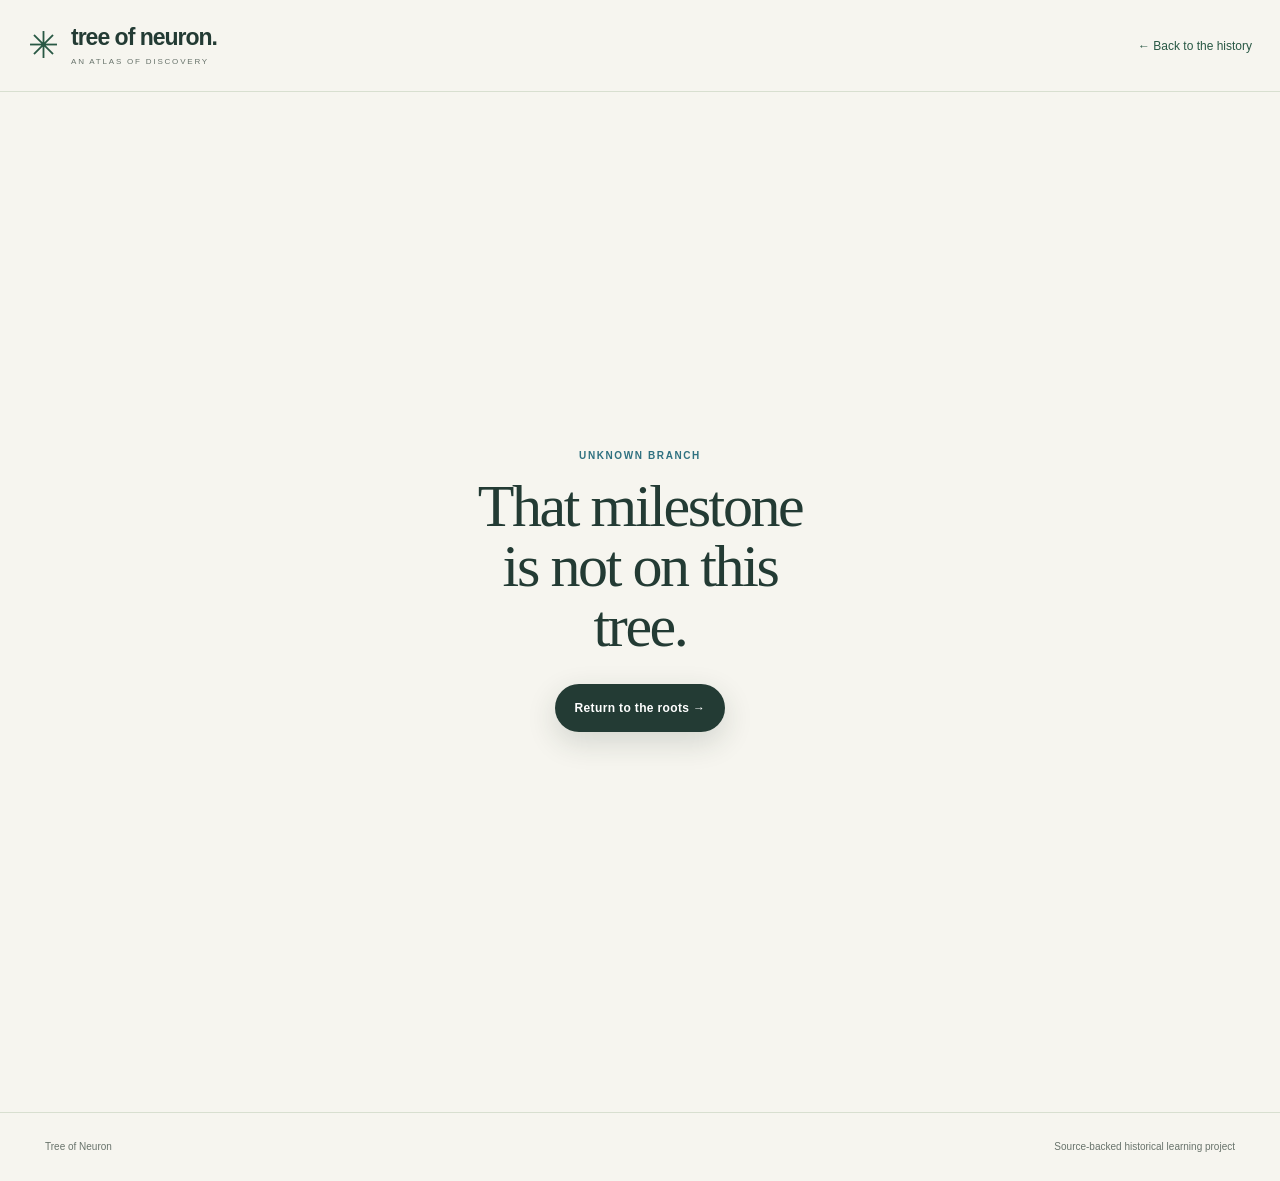
<file: event.html>
<!doctype html>
<html lang="en">
<head>
  <meta charset="UTF-8">
  <meta name="viewport" content="width=device-width, initial-scale=1.0">
  <meta name="description" content="A milestone in the experimental history of the neuron.">
  <title>Milestone · Tree of Neuron</title>
  <link rel="icon" href="assets/favicon.svg" type="image/svg+xml">
  <link rel="stylesheet" href="assets/styles.css?v=20261010">
  <link rel="stylesheet" href="assets/reader.css?v=20261010">
</head>
<body class="detail-page">
  <a class="skip-reader" href="#detail">Skip to the story</a>
  <header class="detail-topbar"><a class="brand" href="index.html"><span class="reader-logo">✳</span><span><b>tree of neuron.</b><small>AN ATLAS OF DISCOVERY</small></span></a><a class="back-link" href="index.html">← Back to the history</a></header>

  <main id="detail" class="detail-shell">
    <div class="loading">Loading milestone...</div>
  </main>

  <footer class="detail-footer">
    <span>Tree of Neuron</span>
    <span>Source-backed historical learning project</span>
  </footer>

  <script src="assets/data.js?v=20261010"></script>
  <script src="assets/research.js?v=20261010"></script>
  <script src="assets/terms.js?v=20261010"></script>
  <script src="assets/visuals.js?v=20261010"></script>
  <script src="assets/graph.js?v=20261010"></script>
  <script src="assets/media.js?v=20261010"></script>
  <script src="assets/event.js?v=20261010"></script>
  <script src="assets/reader.js?v=20261010"></script>
</body>
</html>
</file>
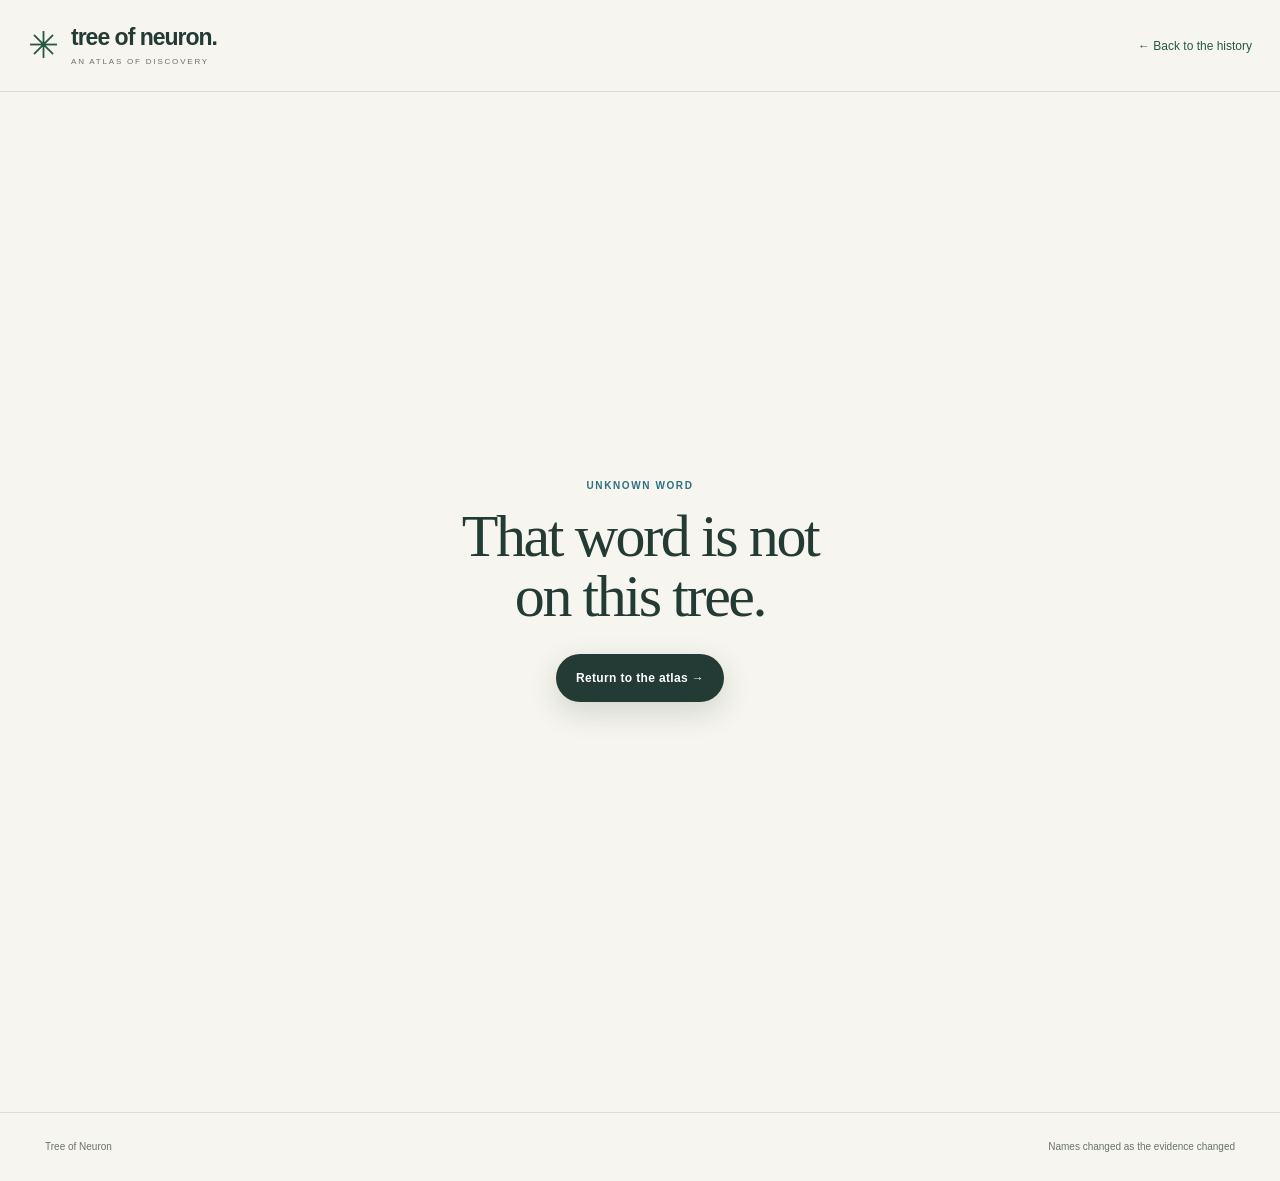
<file: term.html>
<!doctype html>
<html lang="en">
<head>
  <meta charset="UTF-8">
  <meta name="viewport" content="width=device-width, initial-scale=1.0">
  <meta name="description" content="Trace a word in the history of the neuron through earlier observations and names.">
  <title>Word history · Tree of Neuron</title>
  <link rel="stylesheet" href="assets/styles.css?v=20261010">
  <link rel="stylesheet" href="assets/reader.css?v=20261010">
  <link rel="icon" href="assets/favicon.svg" type="image/svg+xml">
</head>
<body class="detail-page term-page">
  <a class="skip-reader" href="#termDetail">Skip to the story</a>
  <header class="detail-topbar"><a class="brand" href="index.html"><span class="reader-logo">✳</span><span><b>tree of neuron.</b><small>AN ATLAS OF DISCOVERY</small></span></a><a class="back-link" id="termBack" href="index.html">← Back to the history</a></header>
  <main id="termDetail" class="detail-shell"><div class="loading">Loading word history...</div></main>
  <footer class="detail-footer"><span>Tree of Neuron</span><span>Names changed as the evidence changed</span></footer>
  <script src="assets/data.js?v=20261010"></script>
  <script src="assets/terms.js?v=20261010"></script>
  <script src="assets/visuals.js?v=20261010"></script>
  <script src="assets/media.js?v=20261010"></script>
  <script src="assets/term.js?v=20261010"></script>
  <script src="assets/reader.js?v=20261010"></script>
</body>
</html>
</file>
<file: assets/styles.css>
:root {
  --paper: #f2ede2;
  --paper-deep: #e7dfd0;
  --ink: #203028;
  --muted: #68736d;
  --line: rgba(32, 48, 40, .14);
  --white: #fffdf8;
  --accent: #2f7180;
  --serif: Georgia, "Times New Roman", serif;
  --sans: Inter, ui-sans-serif, -apple-system, BlinkMacSystemFont, "Segoe UI", sans-serif;
}

* { box-sizing: border-box; }

html, body { width: 100%; min-height: 100%; margin: 0; }

body {
  color: var(--ink);
  background: var(--paper);
  font-family: var(--sans);
  -webkit-font-smoothing: antialiased;
}

a { color: inherit; }
button, input { font: inherit; }
button, a { -webkit-tap-highlight-color: transparent; }
.sr-only { position: absolute; width: 1px; height: 1px; padding: 0; margin: -1px; overflow: hidden; clip: rect(0, 0, 0, 0); border: 0; }

.explorer-page { overflow: hidden; }

.topbar, .detail-topbar {
  position: fixed;
  inset: 0 0 auto;
  z-index: 20;
  height: 76px;
  padding: 0 28px;
  display: flex;
  align-items: center;
  justify-content: space-between;
  background: rgba(242, 237, 226, .88);
  border-bottom: 1px solid rgba(32, 48, 40, .11);
  backdrop-filter: blur(18px);
}

.brand {
  display: inline-flex;
  align-items: center;
  gap: 12px;
  color: var(--ink);
  text-decoration: none;
}

.brand span:last-child { display: grid; line-height: 1.05; }
.brand b { font-family: var(--serif); font-size: 20px; font-weight: 600; letter-spacing: -.02em; }
.brand small { margin-top: 5px; color: var(--muted); font-size: 9px; letter-spacing: .16em; text-transform: uppercase; }

.brand-mark { position: relative; width: 34px; height: 34px; display: inline-block; border: 1px solid var(--ink); border-radius: 50%; }
.brand-mark i { position: absolute; display: block; width: 14px; height: 2px; top: 16px; left: 17px; background: var(--ink); transform-origin: left center; border-radius: 99px; }
.brand-mark i::after { content: ""; position: absolute; right: -4px; top: -3px; width: 7px; height: 7px; background: var(--paper); border: 1.5px solid var(--ink); border-radius: 50%; }
.brand-mark i:nth-child(1) { transform: rotate(-68deg); }
.brand-mark i:nth-child(2) { transform: rotate(-10deg); }
.brand-mark i:nth-child(3) { transform: rotate(52deg); }

.topbar-actions { display: flex; align-items: center; gap: 10px; }
.search-box {
  width: min(390px, 42vw);
  height: 44px;
  display: flex;
  align-items: center;
  gap: 10px;
  padding: 0 12px;
  border: 1px solid var(--line);
  border-radius: 999px;
  background: rgba(255, 253, 248, .8);
  box-shadow: 0 6px 24px rgba(30, 45, 37, .05);
}
.search-box:focus-within { border-color: rgba(47, 113, 128, .7); box-shadow: 0 0 0 4px rgba(47, 113, 128, .09); }
.search-box svg { width: 18px; fill: none; stroke: currentColor; stroke-width: 1.8; color: var(--muted); }
.search-box input { flex: 1; min-width: 0; border: 0; outline: 0; background: transparent; color: var(--ink); font-size: 13px; }
.search-box input::placeholder { color: #8b938e; }
kbd { padding: 2px 6px; border: 1px solid var(--line); border-radius: 5px; color: var(--muted); background: var(--paper); font-size: 11px; box-shadow: 0 1px 0 rgba(0,0,0,.08); }
.icon-button { width: 42px; height: 42px; border: 1px solid var(--line); border-radius: 50%; color: var(--ink); background: rgba(255, 253, 248, .82); cursor: pointer; font-family: var(--serif); font-size: 18px; }

.explorer { position: fixed; inset: 76px 0 0; overflow: hidden; background: var(--paper); }
.tree-canvas { width: 100%; height: 100%; display: block; cursor: grab; touch-action: none; user-select: none; }
.tree-canvas.dragging { cursor: grabbing; }

.intro-card {
  position: absolute;
  z-index: 8;
  left: 30px;
  top: 30px;
  width: min(430px, calc(100vw - 60px));
  padding: 28px 30px 24px;
  border: 1px solid rgba(32, 48, 40, .12);
  border-radius: 22px;
  background: rgba(255, 253, 248, .91);
  box-shadow: 0 24px 80px rgba(31, 46, 38, .12);
  backdrop-filter: blur(16px);
  transition: opacity .35s ease, transform .35s ease;
}
.intro-card.dismissed { opacity: 0; transform: translateY(-16px); pointer-events: none; }
.eyebrow { margin: 0 0 13px; color: var(--accent); font-size: 10px; line-height: 1.4; letter-spacing: .16em; text-transform: uppercase; font-weight: 750; }
.intro-card h1 { margin: 0; font: 500 clamp(42px, 5vw, 66px)/.97 var(--serif); letter-spacing: -.045em; }
.intro-card h1 em { color: var(--accent); font-weight: 500; }
.intro-card > p:not(.eyebrow):not(.microcopy) { max-width: 35ch; margin: 18px 0 22px; color: var(--muted); font: 16px/1.55 var(--serif); }
.primary-button {
  display: inline-flex;
  align-items: center;
  justify-content: center;
  gap: 28px;
  min-height: 48px;
  padding: 0 20px;
  border: 0;
  border-radius: 999px;
  background: var(--ink);
  color: #fff;
  text-decoration: none;
  cursor: pointer;
  font-size: 12px;
  font-weight: 700;
  letter-spacing: .03em;
  box-shadow: 0 10px 30px rgba(32, 48, 40, .16);
}
.primary-button:hover { background: var(--accent); }
.primary-button span { font-size: 18px; transition: transform .2s ease; }
.primary-button:hover span { transform: translateX(3px); }
.microcopy { margin: 17px 0 0; color: #89918d; font-size: 10px; letter-spacing: .03em; }

.era-rail {
  position: absolute;
  z-index: 7;
  left: 30px;
  bottom: 22px;
  max-width: calc(100vw - 180px);
  display: flex;
  gap: 7px;
  padding: 7px;
  border: 1px solid var(--line);
  border-radius: 15px;
  background: rgba(255, 253, 248, .88);
  box-shadow: 0 12px 40px rgba(30, 44, 37, .1);
  backdrop-filter: blur(14px);
  overflow-x: auto;
  scrollbar-width: none;
}
.era-rail::-webkit-scrollbar { display: none; }
.era-chip { white-space: nowrap; display: flex; align-items: center; gap: 8px; padding: 9px 11px; border: 0; border-radius: 10px; background: transparent; color: var(--muted); cursor: pointer; font-size: 10px; font-weight: 700; }
.era-chip:hover, .era-chip.active { color: var(--ink); background: var(--paper); }
.era-chip i { width: 8px; height: 8px; border-radius: 50%; background: var(--era-color); box-shadow: 0 0 0 4px color-mix(in srgb, var(--era-color) 18%, transparent); }

.controls { position: absolute; z-index: 8; right: 24px; bottom: 24px; display: grid; border: 1px solid var(--line); border-radius: 14px; overflow: hidden; box-shadow: 0 12px 40px rgba(30,44,37,.12); }
.controls button { width: 43px; height: 42px; border: 0; border-bottom: 1px solid var(--line); background: rgba(255, 253, 248, .9); color: var(--ink); cursor: pointer; font-size: 20px; }
.controls button:hover { color: #fff; background: var(--ink); }
.zoom-slider { width: 43px; height: 104px; display: grid; place-items: center; background: rgba(255,253,248,.9); }
.zoom-slider input { width: 90px; height: 26px; transform: rotate(-90deg); accent-color: var(--accent); cursor: pointer; }
.mini-guide { position: absolute; z-index: 6; top: 30px; right: 30px; display: flex; align-items: center; gap: 10px; padding: 10px 14px; border: 1px solid var(--line); border-radius: 13px; background: rgba(255,253,248,.82); backdrop-filter: blur(12px); }
.mini-guide div { display: grid; }
.mini-guide b { font-size: 11px; }
.mini-guide small { margin-top: 2px; color: var(--muted); font-size: 9px; }
.pulse-dot { width: 9px; height: 9px; border-radius: 50%; background: #2f7180; box-shadow: 0 0 0 0 rgba(47,113,128,.45); animation: pulse 2s infinite; }
@keyframes pulse { 70% { box-shadow: 0 0 0 9px rgba(47,113,128,0); } 100% { box-shadow: 0 0 0 0 rgba(47,113,128,0); } }

.evidence-link { fill: none; stroke-width: 6; stroke-linecap: round; opacity: .7; pointer-events: none; }
.fork-spine { fill: none; stroke: #899083; stroke-width: 4; stroke-linecap: round; pointer-events: none; }
.fork-point { stroke: var(--white); stroke-width: 3; pointer-events: none; }
.join-point { fill: var(--white); stroke: #B88A2D; stroke-width: 5; pointer-events: none; }
.concept-link { fill: none; stroke: rgba(32,48,40,.48); stroke-width: 3; stroke-dasharray: 8 9; pointer-events: none; }
.question-label text { fill: var(--ink); font: 700 18px var(--sans); }
.question-label .question-caption { fill: var(--muted); font: 650 12px var(--sans); }
.join-label { fill: #89651e; font: 800 11px var(--sans); letter-spacing: .11em; }
.thread-label text { font-family: var(--sans); }
.thread-name { fill: var(--ink); font-size: 23px; font-weight: 750; letter-spacing: -.025em; }
.thread-range { fill: var(--muted); font-size: 13px; letter-spacing: .06em; }
.node-foreign { overflow: visible; }
.history-card {
  width: 100%; height: 100%; display: flex; flex-direction: column;
  gap: 11px; padding: 17px 19px 15px;
  border: 2px solid var(--node-color); border-radius: 18px;
  color: var(--ink); background: #fffdf8; text-decoration: none;
  box-shadow: 0 10px 28px rgba(32,48,40,.12);
  cursor: pointer; transition: opacity .2s, background .2s, box-shadow .2s, transform .2s;
}
.history-card:hover, .history-card:focus-visible {
  outline: 3px solid color-mix(in srgb, var(--node-color) 38%, transparent);
  outline-offset: 3px; background: #fff; box-shadow: 0 17px 34px rgba(32,48,40,.18);
  transform: translateY(-4px);
}
.card-top, .card-bottom { display: flex; justify-content: space-between; align-items: flex-start; gap: 10px; }
.card-date { color: var(--node-color); font: 800 14px/1.25 var(--sans); }
.card-number { color: #9da6a0; font: 750 11px/1.25 var(--sans); }
.card-topic { color: var(--node-color); font: 800 9px/1.2 var(--sans); letter-spacing: .08em; text-transform: uppercase; }
.card-title { flex: 1; min-height: 0; color: var(--ink); font: 600 19px/1.13 var(--serif); overflow-wrap: anywhere; }
.card-bottom { margin-top: auto; align-items: flex-end; border-top: 1px solid var(--line); padding-top: 9px; }
.card-scientist { color: var(--muted); font: 650 11px/1.25 var(--sans); overflow-wrap: anywhere; }
.card-bottom > span:last-child { flex: none; color: var(--node-color); font-size: 16px; line-height: 1; }
.history-card.dimmed { opacity: .18; }
.history-card.match { box-shadow: 0 0 0 6px color-mix(in srgb, var(--node-color) 25%, transparent), 0 12px 28px rgba(32,48,40,.15); }
.term-branch { fill: none; stroke: #b15a72; stroke-width: 2.5; stroke-dasharray: 5 5; opacity: .8; pointer-events: none; }
.term-card { width: 100%; height: 100%; display: flex; flex-direction: column; justify-content: center; gap: 4px; padding: 9px 12px; border: 1.5px solid #b15a72; border-radius: 12px; color: #663449; background: #fff8f5; text-decoration: none; box-shadow: 0 6px 18px rgba(72,38,51,.1); cursor: pointer; transition: opacity .2s, background .2s, transform .2s, box-shadow .2s; }
.term-card::before { content: "WORD HISTORY"; color: #a34e68; font-size: 8px; font-weight: 800; letter-spacing: .12em; }
.term-card:hover, .term-card:focus-visible { outline: 3px solid rgba(177,90,114,.22); outline-offset: 2px; background: #fff; transform: translateY(-3px); box-shadow: 0 11px 23px rgba(72,38,51,.17); }
.term-date { color: #835568; font: 700 10px/1.1 var(--sans); white-space: nowrap; }
.term-word { font: 600 16px/1.05 var(--serif); overflow-wrap: anywhere; }
.term-card.dimmed { opacity: .18; }
.term-card.match { box-shadow: 0 0 0 5px rgba(177,90,114,.22), 0 10px 24px rgba(72,38,51,.18); }

.search-results { position: absolute; z-index: 15; top: 10px; right: 88px; width: min(430px, calc(100vw - 36px)); max-height: min(70vh, 620px); padding: 8px; overflow: auto; border: 1px solid var(--line); border-radius: 18px; background: rgba(255,253,248,.98); box-shadow: 0 24px 80px rgba(30,44,37,.18); }
.search-result { display: grid; grid-template-columns: 64px 1fr auto; align-items: center; gap: 12px; padding: 13px; border-radius: 12px; color: inherit; text-decoration: none; }
.search-result:hover, .search-result:focus { background: var(--paper); outline: none; }
.search-result .result-year { color: var(--result-color); font-size: 11px; font-weight: 800; }
.search-result span { display: grid; gap: 3px; }
.search-result b { font: 600 15px/1.2 var(--serif); }
.search-result small { color: var(--muted); font-size: 10px; }
.search-result .arrow { font-size: 17px; }
.empty-results { padding: 28px; color: var(--muted); text-align: center; font: 17px var(--serif); }

.about-dialog { width: min(560px, calc(100vw - 32px)); padding: 34px; border: 1px solid var(--line); border-radius: 24px; color: var(--ink); background: var(--white); box-shadow: 0 30px 100px rgba(15,26,21,.35); }
.about-dialog::backdrop { background: rgba(22,33,28,.42); backdrop-filter: blur(5px); }
.about-dialog h2 { margin: 0 0 16px; max-width: 15ch; font: 500 40px/1.05 var(--serif); letter-spacing: -.03em; }
.about-dialog p:not(.eyebrow) { color: var(--muted); font: 16px/1.65 var(--serif); }
.dialog-close { position: absolute; top: 14px; right: 14px; width: 38px; height: 38px; border: 0; border-radius: 50%; background: var(--paper); cursor: pointer; font-size: 22px; }

/* Detail page */
.detail-page { min-height: 100vh; background: var(--paper); background-image: radial-gradient(circle at 15% 10%, rgba(255,255,255,.65), transparent 34%), radial-gradient(circle at 90% 70%, rgba(47,113,128,.08), transparent 32%); }
.detail-topbar { position: sticky; }
.back-link { color: var(--muted); text-decoration: none; font-size: 12px; font-weight: 700; }
.back-link:hover { color: var(--accent); }
.detail-shell { width: min(1160px, calc(100% - 40px)); margin: 0 auto; padding: 78px 0 96px; }
.detail-hero { position: relative; display: grid; grid-template-columns: 1fr 310px; gap: 60px; min-height: 460px; padding: 62px 0 54px; border-bottom: 1px solid var(--line); }
.detail-hero::before { content: ""; position: absolute; top: 54px; right: 120px; width: 230px; height: 230px; border: 1px solid var(--hero-color); border-radius: 50%; opacity: .17; }
.detail-hero::after { content: ""; position: absolute; top: 118px; right: 54px; width: 94px; height: 2px; background: var(--hero-color); transform: rotate(-28deg); transform-origin: left; opacity: .35; }
.detail-kicker { display: flex; align-items: center; gap: 12px; color: var(--hero-color); font-size: 11px; font-weight: 800; letter-spacing: .12em; text-transform: uppercase; }
.detail-kicker i { width: 34px; height: 1px; background: currentColor; }
.detail-hero h1 { max-width: 12ch; margin: 28px 0 20px; font: 500 clamp(50px, 7vw, 92px)/.94 var(--serif); letter-spacing: -.055em; }
.detail-summary { max-width: 52ch; color: var(--muted); font: 20px/1.55 var(--serif); }
.detail-facts { display: flex; flex-wrap: wrap; gap: 22px 35px; margin: 32px 0 0; }
.detail-facts div { max-width: 240px; }
.detail-facts dt { margin-bottom: 7px; color: var(--hero-color); font-size: 10px; font-weight: 800; letter-spacing: .11em; text-transform: uppercase; }
.detail-facts dd { margin: 0; font: 600 15px/1.35 var(--serif); }
.evidence-kind { display: inline-block; margin: 4px 0 0; padding: 7px 11px; border: 1px solid color-mix(in srgb, var(--hero-color) 40%, transparent); border-radius: 999px; color: var(--hero-color); background: rgba(255,253,248,.8); font-size: 11px; font-weight: 750; }
.hero-stamp { align-self: center; position: relative; z-index: 1; width: 250px; height: 250px; margin: auto; display: grid; place-items: center; padding: 35px; border: 2px solid var(--hero-color); border-radius: 50%; color: var(--hero-color); background: rgba(255,253,248,.75); text-align: center; transform: rotate(3deg); box-shadow: inset 0 0 0 9px var(--paper), inset 0 0 0 10px color-mix(in srgb, var(--hero-color) 30%, transparent); }
.hero-stamp .stamp-date { font: 700 34px/1 var(--serif); letter-spacing: -.03em; }
.hero-stamp .stamp-person { margin-top: 12px; font-size: 10px; line-height: 1.45; font-weight: 800; letter-spacing: .12em; text-transform: uppercase; }

.story-grid { display: grid; grid-template-columns: minmax(0, 1.55fr) minmax(260px, .75fr); gap: 80px; padding: 70px 0; }
.story-section { padding: 0 0 46px; }
.section-label { display: flex; align-items: center; gap: 12px; margin-bottom: 16px; color: var(--hero-color); font-size: 10px; font-weight: 800; letter-spacing: .15em; text-transform: uppercase; }
.section-label span { display: grid; place-items: center; width: 25px; height: 25px; border: 1px solid currentColor; border-radius: 50%; font-size: 9px; }
.story-section h2 { margin: 0 0 15px; font: 500 34px/1.15 var(--serif); letter-spacing: -.025em; }
.story-section p { margin: 0; color: #53615a; font: 17px/1.72 var(--serif); }
.steps-heading { margin: 24px 0 10px; color: var(--ink); font: 600 20px/1.3 var(--serif); }
.research-explanation { margin: 22px 0 0; padding: 20px 22px; border-left: 3px solid var(--hero-color); background: rgba(255,253,248,.72); }
.research-explanation b { display: block; margin-bottom: 8px; color: var(--hero-color); font-size: 11px; letter-spacing: .05em; }
.research-explanation p { font-size: 16px; }
.confidence-card { border-color: color-mix(in srgb, var(--hero-color) 50%, transparent); }
.experiment-steps { counter-reset: step; margin: 22px 0 0; padding: 0; list-style: none; }
.experiment-steps li { counter-increment: step; position: relative; margin: 0 0 0 15px; padding: 5px 0 22px 42px; color: #53615a; font: 16px/1.55 var(--serif); border-left: 1px solid color-mix(in srgb, var(--hero-color) 35%, transparent); }
.experiment-steps li::before { content: counter(step); position: absolute; left: -15px; top: 1px; width: 29px; height: 29px; display: grid; place-items: center; border-radius: 50%; color: #fff; background: var(--hero-color); font: 700 10px var(--sans); }
.experiment-steps li:last-child { border-left-color: transparent; }
.finding-card { margin: 0 0 20px; padding: 24px 25px; border-radius: 17px; background: rgba(255,253,248,.82); border: 1px solid var(--line); box-shadow: 0 14px 40px rgba(30,44,37,.05); }
.finding-card.accent { color: #fff; background: var(--hero-color); border-color: transparent; }
.finding-card .card-label { display: block; margin-bottom: 10px; color: var(--hero-color); font-size: 9px; font-weight: 800; letter-spacing: .14em; text-transform: uppercase; }
.finding-card.accent .card-label { color: rgba(255,255,255,.7); }
.finding-card p { margin: 0; color: #53615a; font: 16px/1.6 var(--serif); }
.finding-card.accent p { color: #fff; }
.equation-card { overflow-x: auto; }
.equation-card code { display: block; padding: 6px 0; color: var(--hero-color); font: 600 16px/1.6 ui-monospace, SFMono-Regular, Menlo, monospace; white-space: nowrap; }
.question-card { padding: 30px; border: 1px dashed color-mix(in srgb, var(--hero-color) 55%, transparent); border-radius: 20px; }
.question-card p { font: 500 24px/1.35 var(--serif); color: var(--ink); }
.sources { padding-top: 54px; border-top: 1px solid var(--line); }
.sources h2 { margin: 0 0 22px; font: 500 34px var(--serif); }
.source-context { max-width: 70ch; color: var(--muted); font: 15px/1.6 var(--serif); }
.reference-list { display: grid; gap: 9px; padding: 0; list-style: none; }
.reference-list a { display: flex; align-items: flex-start; justify-content: space-between; gap: 20px; padding: 15px 17px; border: 1px solid var(--line); border-radius: 12px; background: rgba(255,253,248,.65); text-decoration: none; font-size: 12px; line-height: 1.45; }
.reference-list a:hover { border-color: var(--hero-color); color: var(--hero-color); }
.reference-list b { flex: 0 0 auto; font-size: 10px; letter-spacing: .08em; }
.event-nav { display: grid; grid-template-columns: 1fr 1fr; gap: 14px; margin-top: 60px; }
.event-nav a { min-height: 105px; display: flex; flex-direction: column; justify-content: center; padding: 20px 22px; border: 1px solid var(--line); border-radius: 16px; background: rgba(255,253,248,.6); text-decoration: none; }
.event-nav a:last-child { text-align: right; }
.event-nav a:hover { background: var(--white); border-color: var(--hero-color); }
.event-nav small { margin-bottom: 7px; color: var(--muted); font-size: 9px; letter-spacing: .12em; text-transform: uppercase; }
.event-nav b { font: 600 17px/1.2 var(--serif); }
.detail-footer { display: flex; justify-content: space-between; gap: 20px; padding: 24px max(20px, calc((100vw - 1160px) / 2)); border-top: 1px solid var(--line); color: var(--muted); font-size: 10px; }
.loading { padding: 80px 0; color: var(--muted); }

.not-found { display: grid; place-items: center; min-height: 100vh; text-align: center; }
.not-found h1 { max-width: 12ch; margin: 0 auto 28px; font: 500 60px/1 var(--serif); letter-spacing: -.04em; }

/* Terminology detail pages */
.term-hero { padding: 65px 0 50px; border-bottom: 1px solid var(--line); }
.term-hero h1 { margin: 20px 0 14px; font: 500 clamp(56px, 8vw, 108px)/1 var(--serif); letter-spacing: -.055em; overflow-wrap: anywhere; }
.term-subtitle { margin: 0 0 30px; color: #53615a; font: 24px/1.35 var(--serif); }
.term-subtitle span { padding: 0 10px; color: #a34e68; }
.term-date-line { display: flex; align-items: center; flex-wrap: wrap; gap: 9px 18px; }
.term-date-line b { padding: 8px 12px; border-radius: 999px; background: #a34e68; color: #fff; font-size: 12px; }
.term-date-line span { color: var(--muted); font-size: 12px; }
.term-story-grid { display: grid; grid-template-columns: minmax(0,1.5fr) minmax(260px,.8fr); gap: 80px; padding: 70px 0 30px; }
.term-caution { padding: 24px; border: 1px solid rgba(163,78,104,.35); border-radius: 16px; background: #fff8f5; }
.term-caution .card-label { color: #a34e68; font-size: 10px; font-weight: 800; letter-spacing: .1em; text-transform: uppercase; }
.term-caution p { margin: 10px 0 0; color: #53615a; font: 16px/1.6 var(--serif); }
.term-event-link { display: grid; gap: 10px; margin-top: 18px; padding: 24px; border-radius: 16px; border: 1px solid var(--line); background: rgba(255,253,248,.8); text-decoration: none; }
.term-event-link:hover { border-color: #a34e68; }
.term-event-link small { color: #a34e68; font-size: 10px; font-weight: 800; letter-spacing: .06em; text-transform: uppercase; }
.term-event-link b { font: 600 19px/1.3 var(--serif); }
.term-timeline { padding: 36px 0 70px; }
.term-timeline h2, .term-related h2 { margin: 0 0 28px; font: 500 36px/1.15 var(--serif); }
.term-lineage { display: grid; grid-template-columns: repeat(3,minmax(0,1fr)); gap: 16px; padding: 0; list-style: none; }
.term-lineage li { min-height: 150px; padding: 20px; border: 1px solid var(--line); border-top: 4px solid #a34e68; border-radius: 12px; background: rgba(255,253,248,.78); }
.term-stage-date { display: block; margin-bottom: 12px; color: #a34e68; font-size: 10px; font-weight: 800; letter-spacing: .04em; text-transform: uppercase; }
.term-lineage strong { font: 600 23px/1.1 var(--serif); overflow-wrap: anywhere; }
.term-lineage p { margin: 9px 0 0; color: var(--muted); font: 14px/1.45 var(--serif); }
.term-related { padding: 60px 0 0; }
.term-related > div { display: flex; flex-wrap: wrap; gap: 10px; }
.term-related > div a { min-width: 160px; display: grid; gap: 5px; padding: 15px 18px; border: 1px solid var(--line); border-radius: 12px; background: rgba(255,253,248,.75); text-decoration: none; }
.term-related > div a:hover { border-color: #a34e68; }
.term-related small { color: var(--muted); font-size: 10px; }
.term-related b { font: 600 18px var(--serif); }
.term-map-link { display: inline-block; margin-top: 30px; color: #a34e68; font-size: 13px; font-weight: 700; }
.event-terms { padding: 28px 0 65px; }
.event-terms h2 { margin: 0 0 22px; font: 500 34px/1.15 var(--serif); }
.event-terms > div { display: grid; grid-template-columns: repeat(auto-fit,minmax(210px,1fr)); gap: 12px; }
.event-terms a { display: grid; gap: 8px; padding: 20px; border: 1px solid rgba(163,78,104,.32); border-radius: 14px; background: #fff8f5; text-decoration: none; }
.event-terms a:hover { border-color: #a34e68; }
.event-terms small { color: #a34e68; font-size: 10px; font-weight: 800; }
.event-terms b { font: 600 22px/1.15 var(--serif); }
.event-terms span { color: var(--muted); font: 14px/1.4 var(--serif); }

/* Each milestone is a visual exhibit: archival image, evidence sketch, then
   modular reading cards. The Commons image is optional; the sketch is local. */
.visual-event { --surface: #fffdf8; }
.visual-event .detail-hero { grid-template-columns: minmax(0,1fr) minmax(320px,.84fr); gap: clamp(30px,5vw,84px); align-items: center; min-height: 540px; padding: 45px 0 65px; }
.visual-event .detail-hero::before, .visual-event .detail-hero::after { display: none; }
.visual-event .detail-hero h1 { max-width: 13ch; font-size: clamp(48px,6vw,84px); }
.visual-event .detail-summary { font-size: 22px; }
.visual-event .detail-facts { padding-top: 24px; border-top: 1px solid var(--line); }
.archive-figure { margin: 0; min-width: 0; }
.archive-mat { min-height: 370px; height: min(42vw,510px); display: grid; place-items: center; overflow: hidden; padding: 18px; border-radius: 25px; border: 1px solid rgba(48,59,50,.13); background: #e5ddce; box-shadow: 0 25px 60px rgba(46,46,37,.14); color: var(--hero-color); }
.archive-mat img { width: 100%; height: 100%; object-fit: contain; filter: sepia(.14) contrast(1.05); }
.archive-mat > svg { width: min(66%,250px); }
.archive-mat > span, .archive-fallback span { display: block; margin-top: 12px; font-size: 11px; font-weight: 800; letter-spacing: .12em; text-transform: uppercase; }
.archive-fallback { display: none; text-align: center; }
.archive-fallback svg { width: 220px; max-width: 70%; }
.archive-figure.media-unavailable img { display: none; }
.archive-figure.media-unavailable .archive-fallback { display: block; }
.archive-figure figcaption { max-width: 56ch; padding: 14px 4px 0; color: #69736b; font-size: 12px; line-height: 1.55; }
.archive-figure figcaption a { display: block; margin-top: 5px; color: var(--hero-color); font-weight: 750; text-underline-offset: 3px; }

.evidence-map { margin: 54px 0 18px; padding: clamp(22px,4vw,46px); border-radius: 28px; color: var(--ink); background: #e8e1d4; border: 1px solid rgba(32,48,40,.12); }
.map-heading { display: flex; justify-content: space-between; align-items: baseline; flex-wrap: wrap; gap: 8px 25px; margin-bottom: 28px; }
.map-heading b { color: var(--hero-color); font-size: 12px; letter-spacing: .14em; }
.map-heading span { color: var(--muted); font-size: 11px; }
.scene-steps { display: grid; grid-template-columns: repeat(3,minmax(0,1fr)); gap: 16px; }
.scene-step { position: relative; display: flex; flex-direction: column; min-height: 195px; padding: 20px 22px; border: 1px solid rgba(32,48,40,.12); border-radius: 19px; background: #fffcf5; }
.scene-step:not(:last-child)::after { content: "→"; position: absolute; z-index: 1; right: -23px; top: 42%; display: grid; place-items: center; width: 29px; height: 29px; border-radius: 50%; background: var(--hero-color); color: #fff; font-size: 17px; }
.scene-step small { color: var(--hero-color); font-size: 10px; font-weight: 800; letter-spacing: .08em; text-transform: uppercase; }
.scene-symbol { flex: 1; display: grid; place-items: center; color: color-mix(in srgb, var(--hero-color) 70%, white); font: 600 59px var(--serif); }
.scene-symbol svg { width: 82px; height: 72px; opacity: .75; }
.scene-step strong { font: 600 22px/1.1 var(--serif); }
.bernstein-synthesis { margin: 22px 0 12px; padding: clamp(22px,4vw,42px); border-radius: 28px; background: #e6efe9; border: 1px solid rgba(32,48,40,.12); }
.synthesis-paths { display: grid; grid-template-columns: repeat(3,minmax(0,1fr)); gap: 14px; margin-top: 24px; }
.synthesis-paths a { display: flex; flex-direction: column; gap: 12px; min-height: 148px; padding: 22px; border-radius: 18px; border: 1px solid rgba(32,48,40,.12); background: var(--white); text-decoration: none; }
.synthesis-paths a:hover { border-color: var(--hero-color); }
.synthesis-paths small, .synthesis-model small { color: var(--hero-color); font-size: 10px; font-weight: 800; text-transform: uppercase; letter-spacing: .08em; }
.synthesis-paths b { font: 600 22px/1.15 var(--serif); }
.synthesis-paths span { color: var(--muted); font-size: 13px; line-height: 1.45; }
.synthesis-model { display: grid; grid-template-columns: repeat(2,minmax(0,1fr)); gap: 24px; margin-top: 24px; padding-top: 23px; border-top: 1px solid rgba(32,48,40,.17); }
.synthesis-model strong { display: block; margin-top: 12px; font: 600 clamp(19px,2.3vw,27px)/1.25 var(--serif); overflow-wrap: anywhere; }
.synthesis-model p { margin-bottom: 0; color: var(--muted); font-size: 13px; line-height: 1.55; }
.synthesis-footnote { margin: 24px 0 0; padding-top: 18px; border-top: 1px solid rgba(32,48,40,.17); color: var(--muted); line-height: 1.55; }
.synthesis-footnote a, .synthesis-model a { color: var(--hero-color); text-underline-offset: 3px; }

.visual-event .story-grid { display: block; padding: 55px 0 20px; }
.visual-event .story-main { display: grid; grid-template-columns: repeat(2,minmax(0,1fr)); gap: 18px; }
.visual-event .story-section { min-width: 0; margin: 0; padding: 32px 34px; border: 1px solid var(--line); border-radius: 23px; background: rgba(255,253,248,.82); }
.visual-event .story-section:nth-child(1) { background: #e5ede8; }
.visual-event .story-section:nth-child(3) { grid-column: 1 / -1; background: #fffdf8; }
.visual-event .story-section:nth-child(4) { grid-column: 1 / -1; background: #e8e1d4; }
.visual-event .story-section h2 { max-width: 20ch; font-size: 30px; }
.visual-event .story-section p { max-width: 72ch; }
.visual-event .experiment-steps { display: grid; grid-template-columns: repeat(3,minmax(0,1fr)); gap: 14px; margin-top: 24px; }
.visual-event .experiment-steps li { margin: 0; padding: 53px 18px 20px; border: 1px solid color-mix(in srgb, var(--hero-color) 22%, transparent); border-radius: 15px; background: #f7f3ea; font-size: 15px; }
.visual-event .experiment-steps li::before { left: 16px; top: 14px; }
.visual-event .story-side { display: grid; grid-template-columns: repeat(2,minmax(0,1fr)); gap: 16px; margin-top: 18px; }
.visual-event .finding-card { margin: 0; box-shadow: none; }
.visual-event .question-card { grid-column: 1 / -1; }
.visual-event .question-card p { max-width: 45ch; }
.visual-event .sources { margin-top: 55px; }

@media (max-width: 850px) {
  .visual-event .detail-hero { grid-template-columns: 1fr; min-height: 0; }
  .archive-mat { height: 390px; }
  .visual-event .story-main { grid-template-columns: 1fr; }
  .visual-event .story-section:nth-child(3), .visual-event .story-section:nth-child(4) { grid-column: auto; }
}
@media (max-width: 560px) {
  .archive-mat { height: 310px; min-height: 310px; }
  .scene-steps, .visual-event .experiment-steps, .visual-event .story-side, .synthesis-paths, .synthesis-model { grid-template-columns: 1fr; }
  .scene-step { min-height: 130px; }
  .scene-symbol { display: none; }
  .scene-step:not(:last-child)::after { right: 45%; top: auto; bottom: -23px; content: "↓"; }
  .visual-event .story-section { padding: 25px; }
  .visual-event .question-card { grid-column: auto; }
}

@media (max-width: 850px) {
  .topbar, .detail-topbar { height: 66px; padding: 0 16px; }
  .explorer { top: 66px; }
  .brand small { display: none; }
  .search-box { width: min(48vw, 330px); }
  .search-box kbd { display: none; }
  .mini-guide { display: none; }
  .intro-card { left: 16px; top: 16px; width: min(390px, calc(100vw - 32px)); padding: 24px; }
  .intro-card h1 { font-size: 46px; }
  .era-rail { left: 16px; bottom: 16px; max-width: calc(100vw - 86px); }
  .controls { right: 14px; bottom: 14px; }
  .detail-shell { width: min(100% - 30px, 760px); padding-top: 35px; }
  .detail-hero { grid-template-columns: 1fr; gap: 20px; min-height: auto; }
  .hero-stamp { width: 190px; height: 190px; justify-self: start; margin: 12px 0 0; }
  .detail-hero::before, .detail-hero::after { display: none; }
  .story-grid { grid-template-columns: 1fr; gap: 0; }
  .term-story-grid { grid-template-columns: 1fr; gap: 0; }
  .term-lineage { grid-template-columns: 1fr; }
}

@media (max-width: 560px) {
  .brand b { font-size: 17px; }
  .brand-mark { width: 30px; height: 30px; }
  .brand-mark i { top: 14px; left: 15px; }
  .search-box { width: 44px; padding: 0 12px; transition: width .2s ease; }
  .search-box input { width: 0; }
  .search-box:focus-within { position: absolute; left: 14px; right: 64px; width: auto; z-index: 3; }
  .search-box:focus-within input { width: auto; }
  .intro-card { max-height: calc(100vh - 120px); overflow: auto; }
  .intro-card h1 { font-size: 39px; }
  .intro-card > p:not(.eyebrow):not(.microcopy) { font-size: 15px; }
  .microcopy { display: none; }
  .era-chip { font-size: 0; }
  .word-chip { font-size: 10px; }
  .era-chip i { width: 11px; height: 11px; }
  .back-link { font-size: 0; }
  .back-link::after { content: "← Tree"; font-size: 12px; }
  .detail-hero { padding-top: 42px; }
  .detail-hero h1 { font-size: 52px; }
  .detail-summary { font-size: 18px; }
  .story-section h2 { font-size: 30px; }
  .event-nav { grid-template-columns: 1fr; }
  .event-nav a:last-child { text-align: left; }
  .detail-footer { display: grid; }
}

@media (prefers-reduced-motion: reduce) {
  *, *::before, *::after { scroll-behavior: auto !important; animation-duration: .001ms !important; animation-iteration-count: 1 !important; transition-duration: .001ms !important; }
}

/* The atlas shell keeps a legible part of the map on screen and gives visitors
   a short route through the research before they choose a deeper thread. */
.atlas-page { --ink: #20342d; --paper: #f7f3e9; --white: #fffdf7; --accent: #ad704b; }
.atlas-page .topbar { background: #f9f6ee; border-color: #dfd9cb; padding: 0 24px; }
.atlas-page .brand-mark { background: #e8efe6; }
.atlas-page .brand b { font-size: 23px; }
.atlas-page .brand small { color: #8a7665; letter-spacing: .23em; }
.topbar-edition { margin-right: 12px; color: #897b6b; font-size: 10px; font-weight: 750; letter-spacing: .12em; white-space: nowrap; }
.atlas-page .search-box { width: min(390px,32vw); background: #fffefb; box-shadow: none; }
.mobile-menu-button { display: none; border: 1px solid #d4d1c6; border-radius: 10px; padding: 9px 12px; background: #fffdf8; font-weight: 750; color: var(--ink); cursor: pointer; }

.atlas-layout { display: grid; grid-template-columns: minmax(310px,350px) minmax(0,1fr); background: #f8f6ef; }
.atlas-sidebar { position: relative; z-index: 12; min-width: 0; height: 100%; background: #1c332d; color: #f6eee1; box-shadow: 18px 0 50px rgba(26,39,32,.11); }
.sidebar-scroll { height: 100%; overflow-y: auto; overscroll-behavior: contain; padding: 31px 25px 32px; scrollbar-width: thin; scrollbar-color: #668077 transparent; }
.atlas-sidebar .intro-card { position: static; width: auto; padding: 0 0 30px; border: 0; border-radius: 0; color: inherit; background: none; box-shadow: none; backdrop-filter: none; }
.atlas-sidebar .intro-card.dismissed { opacity: 1; transform: none; pointer-events: auto; }
.atlas-sidebar .eyebrow { color: #cbb487; font-size: 10px; letter-spacing: .17em; }
.sidebar-spark { float: right; color: #d7b988; font-size: 19px; line-height: 1; }
.atlas-sidebar .intro-card h1 { margin-top: 23px; font: 500 clamp(34px,3vw,45px)/1.05 var(--serif); letter-spacing: -.042em; }
.atlas-sidebar .intro-card h1 em { color: #f0bc83; font-style: italic; }
.atlas-sidebar .intro-card > p:not(.eyebrow) { margin: 18px 0 19px; max-width: 32ch; color: #c5d0c5; font: 15px/1.55 var(--serif); }
.atlas-sidebar .primary-button { width: 100%; justify-content: space-between; min-height: 43px; padding: 0 17px; background: #ecc39b; color: #24372f; box-shadow: none; font-size: 12px; }
.atlas-sidebar .primary-button:hover { background: #f9d5ab; }
.sidebar-section { padding: 23px 0 0; border-top: 1px solid rgba(240,237,220,.16); }
.sidebar-section + .sidebar-section { margin-top: 27px; }
.sidebar-section-header { display: flex; justify-content: space-between; gap: 10px; color: #d1ad83; font-size: 9px; font-weight: 800; letter-spacing: .16em; }
.sidebar-section h2 { margin: 10px 0 17px; color: #f9f4e9; font: 500 24px/1.1 var(--serif); }
.chapter-list { display: grid; gap: 6px; }
.chapter-button { display: grid; grid-template-columns: 24px minmax(0,1fr) 14px; align-items: center; gap: 11px; width: 100%; min-height: 65px; padding: 9px 10px; border: 1px solid transparent; border-radius: 13px; color: #e1ebe1; background: transparent; text-align: left; cursor: pointer; transition: background .2s, border-color .2s, transform .2s; }
.chapter-button:hover, .chapter-button:focus-visible { outline: none; background: rgba(255,255,255,.09); transform: translateX(3px); }
.chapter-button.active { background: #34544a; border-color: #6b8d79; box-shadow: inset 3px 0 #f0bc83; }
.chapter-index { align-self: start; padding-top: 3px; color: #d8ab79; font: 700 10px var(--sans); }
.chapter-copy { display: grid; gap: 5px; min-width: 0; }
.chapter-copy small { color: #afbeb0; font: 650 9px/1.2 var(--sans); letter-spacing: .03em; }
.chapter-copy small i { padding: 0 2px; color: #d2b88d; font-style: normal; }
.chapter-copy strong { font: 600 16px/1.15 var(--serif); }
.chapter-arrow { color: #dbbb91; font-size: 16px; }
.track-explainer { margin: -5px 0 15px; color: #aebeb4; font: 13px/1.45 var(--serif); }
.atlas-sidebar .era-rail { position: static; display: grid; gap: 4px; max-width: none; padding: 0; overflow: visible; border: 0; border-radius: 0; background: transparent; box-shadow: none; backdrop-filter: none; }
.atlas-sidebar .era-chip { justify-content: flex-start; width: 100%; padding: 10px 12px; border-radius: 10px; color: #cfddcf; text-align: left; font-size: 11px; }
.atlas-sidebar .era-chip.active, .atlas-sidebar .era-chip:hover { color: #fff9e9; background: #34544a; }
.atlas-sidebar .era-chip i { flex: none; width: 9px; height: 9px; background: var(--era-color,#c7a15e); box-shadow: none; }
.atlas-sidebar .era-chip span { flex: 1; }
.atlas-sidebar .era-chip small { color: #c8d7c8; font-size: 10px; }
.sidebar-end { display: flex; align-items: baseline; gap: 6px; margin-top: 30px; padding-top: 17px; border-top: 1px solid rgba(240,237,220,.16); color: #b1c1b7; font-size: 10px; }
.sidebar-end b { color: #edc296; font: 600 20px var(--serif); }
.sidebar-end i { width: 1px; height: 12px; margin: 0 8px; background: #6d8178; }

.map-stage { position: relative; min-width: 0; overflow: hidden; background: radial-gradient(circle at 65% 35%,#fffdf6 0,#f4f0e6 62%,#ede9df 100%); }
.map-grain { position: absolute; inset: 0; pointer-events: none; z-index: 1; opacity: .33; background-image: linear-gradient(90deg,rgba(86,104,85,.07) 1px,transparent 1px),linear-gradient(0deg,rgba(86,104,85,.07) 1px,transparent 1px); background-size: 66px 66px; }
.atlas-page .tree-canvas { position: absolute; inset: 0; width: 100%; height: 100%; }
.map-topline { position: absolute; z-index: 6; top: 21px; left: 26px; right: 24px; display: flex; justify-content: space-between; align-items: start; gap: 15px; pointer-events: none; }
.map-topline > div { display: flex; align-items: center; gap: 9px; padding: 10px 14px; border: 1px solid rgba(45,71,59,.11); border-radius: 13px; background: rgba(255,253,247,.92); box-shadow: 0 6px 22px rgba(36,58,42,.06); font-size: 10px; letter-spacing: .08em; color: #6a786c; }
.map-topline strong { color: #22382f; font: 600 14px/1.2 var(--serif); letter-spacing: 0; }
.live-dot { width: 7px; height: 7px; border-radius: 50%; background: #bb7c58; box-shadow: 0 0 0 4px #f5e8d9; }
.map-topline button { pointer-events: auto; border: 1px solid #d9d8cd; border-radius: 10px; padding: 11px 14px; background: #fffcf5; color: #405e4b; cursor: pointer; font-size: 11px; font-weight: 750; white-space: nowrap; }
.map-topline button:hover { background: #e9efe7; }
.map-bottom-note { position: absolute; z-index: 5; left: 25px; bottom: 24px; max-width: calc(100% - 120px); display: flex; align-items: center; gap: 8px; color: #566b60; background: rgba(255,253,247,.92); border: 1px solid #e1e1d7; border-radius: 999px; padding: 10px 13px; font-size: 10px; font-weight: 650; box-shadow: 0 5px 15px rgba(36,58,42,.05); }
.map-note-dot { width: 7px; height: 7px; border: 1.5px solid #af764f; border-radius: 50%; }
.map-note-separator { color: #aaa99c; }
.map-legend { position: absolute; z-index: 5; left: 25px; top: 76px; display: flex; flex-wrap: wrap; gap: 12px; padding: 11px 14px; border: 1px solid #e1e1d7; border-radius: 11px; background: rgba(255,253,247,.86); color: #647568; font-size: 10px; font-weight: 650; }
.map-legend span { display: inline-flex; align-items: center; gap: 6px; }
.map-legend i { display: inline-block; width: 17px; height: 0; border-top: 2px solid #6d8976; }
.map-legend .legend-dashed { border-top: 2px dashed #84968c; }
.map-legend .legend-word { width: 8px; height: 8px; border: 1.5px solid #b15a72; border-radius: 3px; }
.atlas-page .controls { right: 21px; bottom: 22px; border-radius: 12px; }
.atlas-page .controls button { width: 42px; height: 38px; }
.atlas-page .zoom-slider { height: 90px; }
.atlas-page .zoom-slider input { width: 75px; }
.atlas-page .search-results { top: 9px; right: 30px; }
.atlas-page .evidence-link { stroke-width: 4; opacity: .65; }
.atlas-page .concept-link { stroke-width: 2.5; opacity: .42; }
.atlas-page .term-branch { opacity: .6; }
.atlas-page .evidence-link.is-muted, .atlas-page .concept-link.is-muted, .atlas-page .fork-spine.is-muted, .atlas-page .fork-point.is-muted, .atlas-page .join-point.is-muted { opacity: .08; }
.atlas-page .thread-label.is-muted { opacity: .12; }
.atlas-page .history-card.is-muted, .atlas-page .term-card.is-muted { opacity: .16; }
.atlas-page .history-card { gap: 9px; padding: 17px; border: 1px solid #e7e5dd; border-top: 5px solid var(--node-color); border-radius: 12px; background: #fffdf8; box-shadow: 0 12px 34px rgba(31,52,42,.11); }
.atlas-page .history-card.turning-point { box-shadow: 0 0 0 3px color-mix(in srgb,var(--node-color) 38%,transparent),0 16px 35px rgba(31,52,42,.14); }
.atlas-page .card-top { align-items: center; }
.atlas-page .card-date { font-size: 17px; letter-spacing: -.025em; }
.atlas-page .card-number { font-size: 9px; }
.atlas-page .card-topic { letter-spacing: .1em; }
.atlas-page .card-title { font: 600 20px/1.12 var(--serif); }
.atlas-page .history-card:hover { transform: translateY(-5px); border-color: var(--node-color); }

@media (max-width: 1080px) {
  .atlas-layout { grid-template-columns: 295px minmax(0,1fr); }
  .topbar-edition { display: none; }
  .sidebar-scroll { padding: 24px 18px; }
  .map-legend { top: 72px; }
  .map-bottom-note { display: none; }
}
@media (max-width: 740px) {
  .atlas-layout { display: block; }
  .atlas-sidebar { position: absolute; z-index: 18; top: 0; bottom: 0; left: 0; width: min(350px,calc(100vw - 48px)); height: 100%; transform: translateX(-103%); transition: transform .25s ease; }
  .atlas-sidebar.is-open { transform: translateX(0); }
  .map-stage { width: 100%; height: 100%; }
  .mobile-menu-button { display: inline-block; }
  .atlas-page .topbar { padding: 0 12px; }
  .atlas-page .brand b { font-size: 17px; }
  .atlas-page .topbar .search-box { width: min(37vw,260px); height: 38px; }
  .atlas-page .topbar .search-box input { font-size: 11px; }
  .atlas-page .topbar .icon-button { display: none; }
  .map-topline { left: 12px; top: 11px; right: 12px; }
  .map-topline > div { min-width: 0; flex-wrap: wrap; padding: 8px 10px; }
  .map-topline > div > span:nth-child(2) { display: none; }
  .map-topline strong { font-size: 12px; }
  .map-topline button { padding: 9px 10px; font-size: 10px; }
  .map-legend { left: 12px; top: 62px; gap: 6px; font-size: 9px; }
  .atlas-page .controls { right: 10px; bottom: 10px; }
  .atlas-page .search-results { left: 10px; right: 10px; top: 5px; width: auto; }
}
@media (max-width: 430px) {
  .atlas-page .topbar .search-box { width: 33vw; }
  .atlas-page .topbar .search-box input::placeholder { color: transparent; }
  .map-legend span:last-child { display: none; }
}
</file>
<file: assets/reader.css>
/* Reading companion to the discovery atlas. */
:root{--paper:#f6f5ef;--white:#fffefa;--ink:#233b34;--muted:#68736b;--line:#d8dfd0;--serif:Georgia,'Times New Roman',serif;--sans:Inter,ui-sans-serif,-apple-system,BlinkMacSystemFont,'Segoe UI',sans-serif}html{scroll-behavior:smooth;scroll-padding-top:86px}.detail-page{background:var(--paper);color:var(--ink);font-family:var(--sans)}a:focus-visible,button:focus-visible,summary:focus-visible{outline:3px solid #b07a31;outline-offset:5px}.skip-reader{position:absolute;top:-100px;left:20px;z-index:99;background:#fff;padding:10px}.skip-reader:focus{top:5px}.detail-topbar{position:relative;height:92px;padding:0 max(28px,calc((100vw - 1250px)/2));background:var(--paper);border-bottom:1px solid var(--line);box-shadow:none;backdrop-filter:none;display:flex;justify-content:space-between;align-items:center;gap:20px}.detail-topbar .brand{color:var(--ink);gap:12px;text-decoration:none}.detail-topbar .brand b{font:600 23px/1 var(--sans);letter-spacing:-1px}.detail-topbar .brand small{font:8px var(--sans);letter-spacing:1.8px;margin-top:8px;color:var(--muted)}.reader-logo{font-size:37px;line-height:1;color:#285844}.back-link{font:12px var(--sans);color:#285844}.detail-shell{width:min(1190px,calc(100% - 80px));padding:48px 0 72px}.visual-event .detail-hero,.term-hero{display:grid;grid-template-columns:minmax(0,1.1fr) minmax(0,.9fr);gap:65px;align-items:center;min-height:0;padding:10px 0 40px}.visual-event .detail-hero h1,.term-hero h1{font:400 clamp(40px,4.7vw,64px)/1.08 var(--serif);max-width:16ch;letter-spacing:-2.3px;margin:21px 0}.detail-kicker{font-size:9px;letter-spacing:1px;line-height:1.8;align-items:baseline}.visual-event .detail-summary{font:16px/1.8 var(--sans);color:var(--muted)}.evidence-kind{font:10px/1.6 var(--sans);padding:6px 10px;background:#e7ecdF;border:1px solid #d5dfcd;border-radius:4px;display:inline-block;max-width:100%}.visual-event .detail-facts{margin:20px 0 0;padding-top:20px;gap:20px;display:grid;grid-template-columns:1fr 1fr}.detail-facts div{max-width:none}.detail-facts dt{font-size:9px;letter-spacing:.5px;color:#7e8a72}.detail-facts dd{font:13px/1.5 var(--sans)}.archive-mat{height:345px;min-height:0;border-radius:8px;padding:22px;background:#eaece1;border:1px solid #d6ddce;box-shadow:none}.archive-mat img{width:100%;height:100%;object-fit:contain;filter:none;mix-blend-mode:multiply}.archive-figure figcaption{font:10px/1.65 var(--sans);padding-top:12px;max-width:none}.archive-figure figcaption a{font-weight:500;color:#526d50}.image-type{display:block;font-size:9px;font-weight:700;text-transform:uppercase;letter-spacing:1px;color:#708166;margin-bottom:6px}.reader-tabs{display:flex;gap:27px;padding:17px 0;position:sticky;top:0;background:#f6f5eff5;z-index:5;border-bottom:1px solid #ced8c4;margin-bottom:34px;overflow-x:auto;white-space:nowrap}.reader-tabs a{font:11px var(--sans);text-decoration:none;color:#526e52;padding:6px 0;border-bottom:2px solid transparent}.reader-tabs a:hover,.reader-tabs a[aria-current=true]{border-color:#426e46;color:#24482e}.evidence-map{margin:0 0 38px;padding:25px;border-radius:8px;background:#e9eee2;border:1px solid #d6dfcd;box-shadow:none}.map-heading{gap:20px}.map-heading b{font-size:10px;letter-spacing:1.4px}.map-heading span{font-size:9px;line-height:1.6;color:#74806b}.scene-steps{gap:15px;margin-top:20px}.scene-step{background:#fbfcf5;border:1px solid #dbe3d1;border-radius:5px;padding:20px;min-height:185px}.scene-step small{font-size:9px}.scene-step strong{font:20px/1.25 var(--serif)}.scene-symbol{width:75px;height:75px;margin:10px auto}.scene-symbol svg{width:100%;height:100%}.visual-event .story-grid{grid-template-columns:minmax(0,1.7fr) minmax(260px,.8fr);gap:55px;padding:15px 0 30px;align-items:start}.visual-event .story-section{padding-bottom:36px;margin-bottom:30px;border-bottom:1px solid var(--line);scroll-margin-top:90px}.section-label{font:10px var(--sans);letter-spacing:1px;margin-bottom:13px;color:#708364}.section-label span{background:#e3ebd8;border:0;color:#4d754b;border-radius:50%;width:26px;height:26px}.story-section h2{font:31px/1.16 var(--serif);letter-spacing:-.8px;margin-bottom:18px}.story-section p,.research-explanation p{font:15px/1.9 var(--sans);color:#536454}.research-explanation{padding:20px;border-radius:5px;background:#eaf0e3;border-left:3px solid #90a980;margin:24px 0}.research-explanation>b{font-size:11px}.visual-event .experiment-steps{gap:12px}.visual-event .experiment-steps li{font:14px/1.8 var(--sans);padding:15px 18px 15px 52px;border-radius:5px;background:var(--white);border:1px solid var(--line)}.experiment-steps li:before{font-family:var(--sans);left:15px;top:16px}.steps-heading{font:600 13px var(--sans);margin:24px 0 13px}.visual-event .story-side{display:grid;gap:15px}.finding-card,.question-card{margin:0;padding:23px;border-radius:7px;background:#fffefa;border:1px solid var(--line);box-shadow:none}.finding-card p,.question-card p{font:13px/1.8 var(--sans);margin-bottom:0}.finding-card.accent{background:#e7efde}.card-label{font:700 9px/1.7 var(--sans);letter-spacing:1px}.question-card{background:#294e3d;color:#f2f5e7}.question-card .card-label,.question-card p{color:#e3edd6}.reader-connections{padding:32px;border:1px solid #cfdac4;border-radius:8px;background:#e9eee2;margin:20px 0 45px}.reader-connections h2{font:35px var(--serif);margin:10px 0}.reader-connections>p{font:12px/1.8 var(--sans);color:#6b7961}.connection-columns{display:grid;grid-template-columns:1fr 1fr;gap:25px;margin:23px 0}.connection-columns h3{font:11px var(--sans);color:#718166;margin-bottom:13px}.connection-columns a{display:block;border:1px solid #d3ddc7;background:#fffefa;border-radius:5px;padding:17px;margin-bottom:10px;text-decoration:none}.connection-columns a:hover{border-color:#7c9670}.connection-columns small{font:9px/1.6 var(--sans);color:#718166;display:block;margin-bottom:6px}.connection-columns b{font:22px/1.2 var(--serif)}.parallel-link{font:12px var(--sans);color:#285844}.sources{margin-top:30px;padding-top:30px}.sources h2,.event-terms h2,.term-timeline h2{font:35px var(--serif);letter-spacing:-1px}.source-context{font:12px/1.8 var(--sans);max-width:85ch}.reference-list a{background:#fffefa;border-radius:4px;padding:17px;gap:20px;font-size:12px}.reference-list a b{font-size:10px}.event-nav{margin-top:40px}.event-nav a{border-radius:6px;background:#e9eee1}.event-nav b{font:23px/1.25 var(--serif)}.event-nav small{font-size:9px}.event-terms>div>a{border-radius:5px;background:#fffefa}.event-terms>div>a b{font:25px var(--serif)}.bernstein-synthesis{border-radius:8px;box-shadow:none;background:#edf0e7}.synthesis-paths a{border-radius:5px}.synthesis-model>div{border-radius:5px}.term-hero h1{font-size:clamp(42px,5vw,76px);font-style:italic}.term-subtitle{font:18px/1.7 var(--serif);color:#617359}.term-date-line{font:11px/1.7 var(--sans);display:flex;flex-wrap:wrap;gap:12px}.term-date-line b{font-size:13px}.term-story-grid{gap:55px;padding-top:15px}.term-caution,.term-event-link{border-radius:7px;font:13px/1.8 var(--sans)}.term-lineage{margin-top:25px}.term-lineage li{background:#fffefa;border-radius:6px}.term-lineage p{font:13px/1.8 var(--sans)}.term-lineage strong{font:25px var(--serif)}.detail-footer{font:10px var(--sans);padding:25px max(28px,calc((100vw - 1190px)/2))}.detail-footer span{line-height:1.8}.term-hero .archive-fallback{font:12px var(--sans)}
@media(max-width:850px){.detail-shell{width:calc(100% - 44px);padding-top:30px}.visual-event .detail-hero,.term-hero{gap:30px;grid-template-columns:1fr 1fr}.archive-mat{height:285px}.visual-event .detail-hero h1{font-size:44px;letter-spacing:-1.6px}.visual-event .story-grid,.term-story-grid{gap:28px;grid-template-columns:minmax(0,1.4fr) minmax(220px,.8fr)}.reader-tabs{gap:23px}.scene-step{padding:15px}.scene-step strong{font-size:18px}.story-section h2{font-size:27px}}
@media(max-width:640px){html{scroll-padding-top:75px}.detail-topbar{height:78px;padding-inline:20px}.detail-topbar .brand b{font-size:20px}.detail-topbar .brand small{font-size:7px}.back-link{font-size:10px}.reader-logo{font-size:30px}.visual-event .detail-hero,.term-hero{grid-template-columns:1fr;gap:27px;padding-top:0}.visual-event .detail-hero h1,.term-hero h1{max-width:none;font-size:44px}.visual-event .detail-summary{font-size:15px}.archive-mat{height:310px}.detail-facts{grid-template-columns:1fr 1fr}.visual-event .story-grid,.term-story-grid{grid-template-columns:1fr;gap:20px}.visual-event .story-side{grid-template-columns:1fr}.reader-tabs{padding-block:12px;gap:23px;margin-bottom:25px}.reader-tabs a{font-size:10px}.scene-steps{grid-template-columns:1fr;gap:10px}.scene-step{min-height:0;display:grid;grid-template-columns:55px 1fr;column-gap:14px;align-items:center;padding:15px}.scene-step small{grid-column:2}.scene-step .scene-symbol{grid-column:1;grid-row:1/3;width:52px;height:52px;margin:0}.scene-step strong{grid-column:2;font-size:20px}.scene-step:after{display:none}.evidence-map{padding:18px}.map-heading{display:block}.map-heading span{display:block;margin-top:7px}.visual-event .story-section{padding-bottom:25px;margin-bottom:25px}.story-section h2{font-size:29px}.story-section p{font-size:14px}.connection-columns{grid-template-columns:1fr;gap:12px}.reader-connections{padding:22px;margin-top:30px}.reader-connections h2{font-size:30px}.event-nav{grid-template-columns:1fr}.event-nav a:last-child{text-align:left}.event-nav b{font-size:23px}.sources h2{font-size:32px}.reference-list a{font-size:11px}.synthesis-model,.synthesis-paths{grid-template-columns:1fr}.term-lineage{grid-template-columns:1fr}.detail-footer{flex-direction:column;gap:5px}.archive-figure figcaption{font-size:10px}.finding-card,.question-card{padding:20px}}
@media(prefers-reduced-motion:reduce){html{scroll-behavior:auto}*,*:before,*:after{animation:none!important;transition:none!important}}

/* Explicitly replace the earlier event-card layout. */
.visual-event .story-grid{display:grid}.visual-event .story-main{display:block}.visual-event .story-section{min-width:0;background:transparent;border:0;border-bottom:1px solid var(--line);border-radius:0;margin:0 0 30px;padding:0 0 36px}.visual-event .story-section:nth-child(n){background:transparent;grid-column:auto}.visual-event .story-section h2{max-width:none}.visual-event .story-side{grid-template-columns:1fr;margin-top:0}.visual-event .experiment-steps{grid-template-columns:1fr;gap:12px}.visual-event .experiment-steps li{padding:16px 18px 16px 55px;border:1px solid var(--line);border-radius:5px;background:var(--white);font:14px/1.8 var(--sans)}.finding-card.accent,.finding-card.accent p{color:#355233}.finding-card.accent .card-label{color:#567347}.scene-symbol{display:grid}.term-caution p{font:13px/1.8 var(--sans)}.term-related>div a{border-radius:5px}.term-date-line b{background:#e5ebdc;color:#415d3c;border-radius:5px}.term-date-line span{font-size:10px}.image-type{color:#526d50}
@media(max-width:640px){.visual-event .story-grid{grid-template-columns:1fr}.visual-event .story-section{padding:0 0 25px;margin-bottom:25px}.visual-event .story-section h2{font-size:29px}.scene-step .scene-symbol{display:grid}}
</file>
